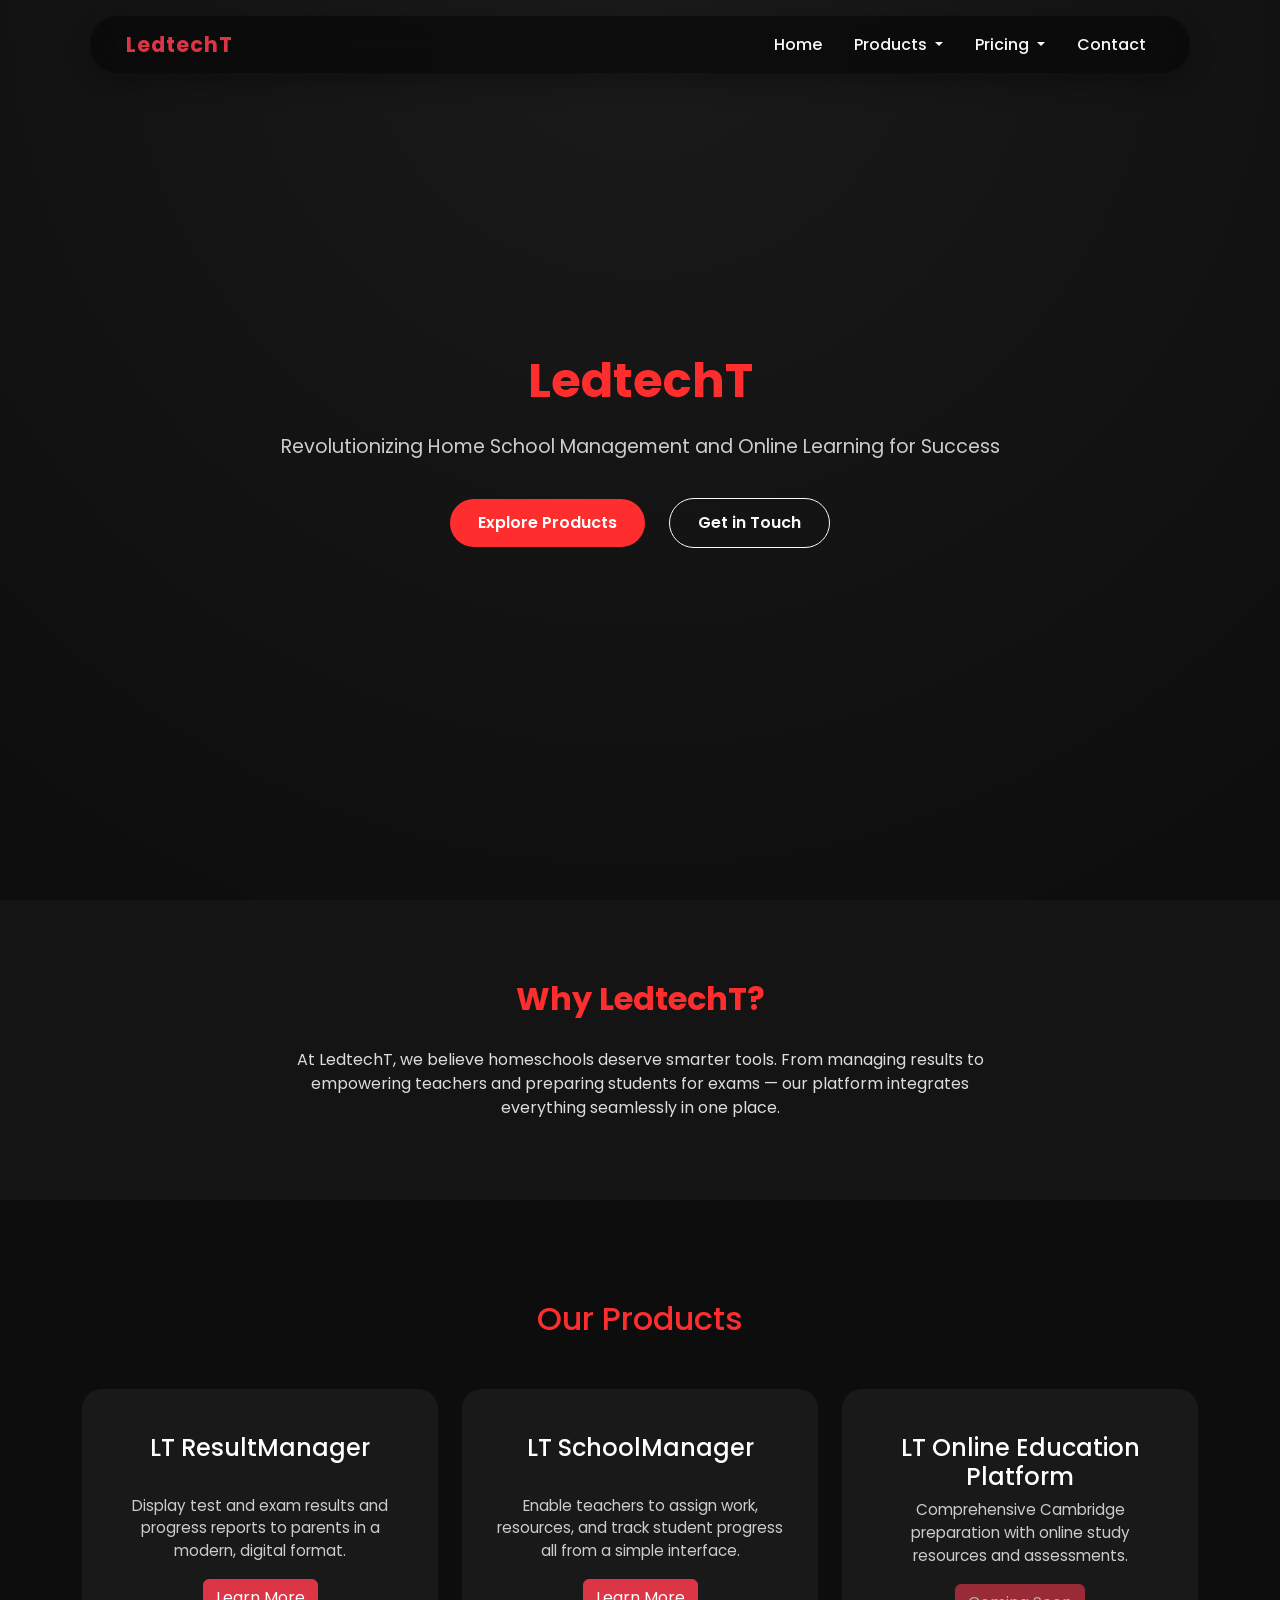
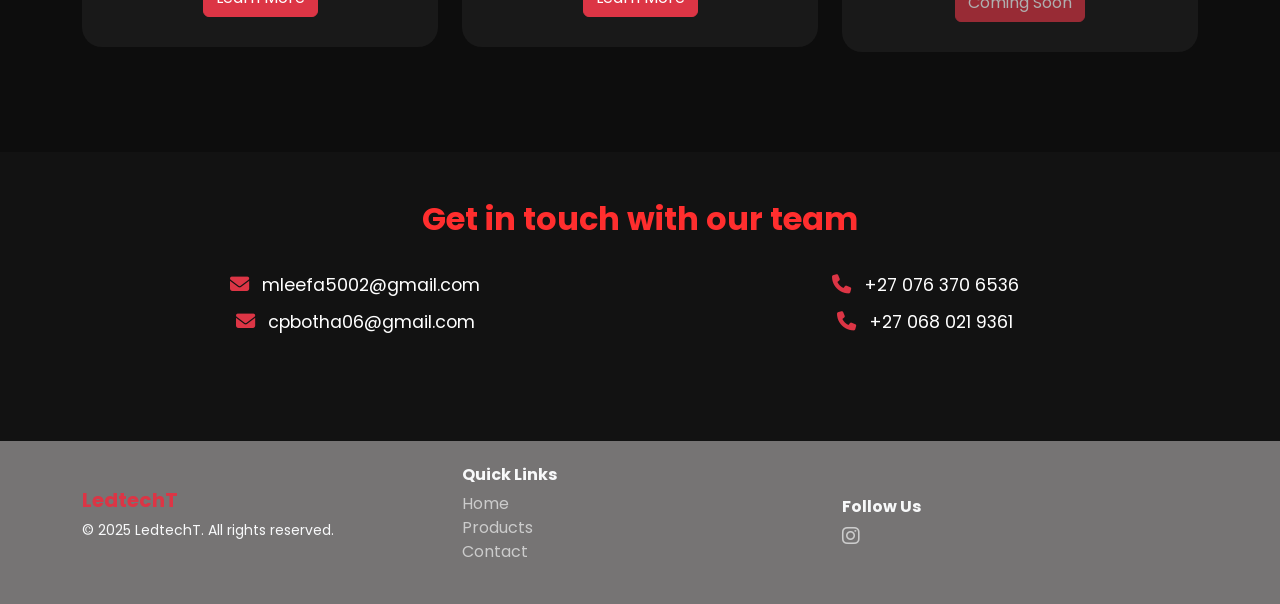
<file: index.html>
<!DOCTYPE html>
<html lang="en">

<head>
    <meta charset="UTF-8">
    <meta name="viewport" content="width=device-width, initial-scale=1.0">
    <title>LedtechT</title>
    <link href="https://cdn.jsdelivr.net/npm/bootstrap@5.3.2/dist/css/bootstrap.min.css" rel="stylesheet">
    <link href="https://fonts.googleapis.com/css2?family=Poppins:wght@400;600&display=swap" rel="stylesheet">
    <link rel="stylesheet" href="https://cdn.jsdelivr.net/npm/bootstrap-icons/font/bootstrap-icons.css">
    <link rel="stylesheet" href="styles.css">
    <script defer src="scripts.js"></script>

</head>

<body class="flex-fill">

    <!-- Navbar -->
    <div class="floating-nav-container">
        <nav class="navbar navbar-expand-lg glass-nav px-4 py-2">
            <div class="container-fluid">
                <a class="navbar-brand fw-bold text-danger" href="#">LedtechT</a>
                <button class="navbar-toggler" type="button" data-bs-toggle="collapse" data-bs-target="#navbarNav"
                    aria-controls="navbarNav" aria-expanded="false" aria-label="Toggle navigation">
                    <span class="navbar-toggler-icon"></span>
                </button>

                <div class="collapse navbar-collapse" id="navbarNav">
                    <ul class="navbar-nav ms-auto">
                        <!-- Home -->
                        <li class="nav-item">
                            <a class="nav-link active text-light" href="#home">Home</a>
                        </li>

                        <!-- Dropdown for Products -->
                        <li class="nav-item dropdown">
                            <a class="nav-link dropdown-toggle text-light" href="#products" id="productsDropdown"
                                role="button" data-bs-toggle="dropdown" aria-expanded="false">
                                Products
                            </a>
                            <ul class="dropdown-menu dropdown-menu-dark" aria-labelledby="productsDropdown">
                                <li><a class="dropdown-item" href="ltresultmanager.html">LT ResultManager</a></li>
                                <li><a class="dropdown-item" href="ltschoolmanager.html">LT SchoolManager</a></li>
                                <li><a class="dropdown-item" href="#ltonlineplatform">LT Online Education Platform</a>
                                </li>
                                <li>
                                    <hr class="dropdown-divider">
                                </li>
                                <li><a class="dropdown-item text-danger fw-semibold" href="#products">All Products</a>
                                </li>
                            </ul>
                        </li>
                        <li class="nav-item dropdown">
                            <a class="nav-link dropdown-toggle text-light" href="#pricing" id="pricingDropdown"
                                role="button" data-bs-toggle="dropdown" aria-expanded="false">
                                Pricing
                            </a>
                            <ul class="dropdown-menu dropdown-menu-dark" aria-labelledby="pricingDropdown">
                                <li><a class="dropdown-item" href="ltresultmanager.html#pricing">LT ResultManager </a>
                                </li>
                                <li><a class=" dropdown-item" href="#pricing-ltschoolmanager">LT SchoolManager
                                    </a></li>
                                <li><a class="dropdown-item" href="#pricing-ltonlineplatform">LT Online Education
                                        Platform
                                    </a></li>
                                <li>
                                    <hr class="dropdown-divider">
                                </li>
                                <li><a class="dropdown-item text-danger fw-semibold" href="#pricing">All Pricing</a>
                                </li>
                            </ul>
                        </li>

                        <!-- Contact -->
                        <li class="nav-item">
                            <a class="nav-link text-light" href="#contact">Contact</a>
                        </li>
                    </ul>
                </div>
            </div>
        </nav>
    </div>



    <!-- Bootstrap JS -->

    <section class="hero">
        <h1>LedtechT</h1>
        <p>Revolutionizing Home School Management and Online Learning for Success</p>
        <div>
            <a href="#products" class="btn btn-primary">Explore Products</a>
            <a href="#contact" class="btn btn-outline-light">Get in Touch</a>
        </div>
    </section>

    <!-- About Section -->
    <section class="about">
        <div class="container">
            <h2>Why LedtechT?</h2>
            <p>
                At LedtechT, we believe homeschools deserve smarter tools. From managing results to
                empowering teachers and preparing students for exams — our platform
                integrates everything seamlessly in one place.
            </p>
        </div>
    </section>

    <!-- Products Section -->
    <section class="products" id="products">
        <div class="container">
            <h2>Our Products</h2>
            <div class="row g-4">
                <div class="col-md-4">
                    <div class="product-card">
                        <h4>LT ResultManager</h4>
                        <br>
                        <p>Display test and exam results and progress reports to parents in a modern, digital format.
                        </p>
                        <div class="mt-3">
                            <!-- LT Result Manager - Active -->
                            <a href="ltresultmanager.html" class="btn btn-danger">Learn More</a>
                        </div>
                    </div>
                </div>
                <div class="col-md-4">
                    <div class="product-card">
                        <h4>LT SchoolManager</h4>
                        <br>

                        <p>Enable teachers to assign work, resources, and track student progress all from a simple
                            interface.</p>
                        <div class="mt-3">
                            <!-- LT School Manager - Disabled -->
                            <a href="ltschoolmanager.html" class="btn btn-danger ">Learn More
                            </a>
                        </div>
                    </div>
                </div>
                <div class="col-md-4">
                    <div class="product-card">
                        <h4>LT Online Education Platform</h4>
                        <p>Comprehensive Cambridge preparation with online study resources and assessments.</p>
                        <div class="mt-3">
                            <!-- LT School Manager - Disabled -->
                            <a href="#" class="btn btn-danger disabled" tabindex="-1" aria-disabled="true">Coming
                                Soon</a>
                        </div>
                    </div>
                </div>
            </div>
        </div>
    </section>

    <!-- Contact Section -->
    <section id="contact" class="contact-section py-5">
        <div class="container text-center">
            <h2 class="mb-4">Get in touch with our team</h2>
            <div class="row justify-content-center align-items-center contact-info">
                <!-- Emails -->
                <div class="col-md-6 mb-3 mb-md-0">
                    <p><i class="fas fa-envelope me-2 text-danger"></i> <a
                            href="mailto:mleefa5002@gmail.com">mleefa5002@gmail.com</a></p>
                    <p><i class="fas fa-envelope me-2 text-danger"></i> <a
                            href="mailto:cpbotha06@gmail.com">cpbotha06@gmail.com</a></p>
                </div>
                <!-- Phones -->
                <div class="col-md-6">
                    <p><i class="fas fa-phone me-2 text-danger"></i> <a href="tel:+27763706536">+27 076 370 6536</a></p>
                    <p><i class="fas fa-phone me-2 text-danger"></i> <a href="tel:+27680219361">+27 068 021 9361</a></p>
                </div>
            </div>
        </div>
    </section>

    <!-- Footer -->
    <footer class="footer py-4 mt-5">
        <div class="container text-center text-md-start">
            <div class="row align-items-center">
                <!-- Company Info -->
                <div class="col-md-4 mb-3 mb-md-0">
                    <h5 class="text-danger fw-bold">LedtechT</h5>
                    <p class="text-light small">© 2025 LedtechT. All rights reserved.</p>
                </div>

                <!-- Quick Links -->
                <div class="col-md-4 mb-3 mb-md-0">
                    <h6 class="text-light fw-bold mb-2">Quick Links</h6>
                    <ul class="list-unstyled">
                        <li><a href="#home" class="footer-link">Home</a></li>
                        <li><a href="#products" class="footer-link">Products</a></li>
                        <li><a href="#contact" class="footer-link">Contact</a></li>
                    </ul>
                </div>

                <!-- Social Icons -->
                <div class="col-md-4">
                    <h6 class="text-light fw-bold mb-2">Follow Us</h6>
                    <a href="#" class="social-link me-3"><i class="fab fa-instagram fa-lg"></i></a>

                </div>
            </div>
        </div>
    </footer>


    <link href="https://cdnjs.cloudflare.com/ajax/libs/font-awesome/6.4.0/css/all.min.css" rel="stylesheet">


    <script src="https://cdn.jsdelivr.net/npm/bootstrap@5.3.2/dist/js/bootstrap.bundle.min.js"></script>
</body>

</html>
</file>
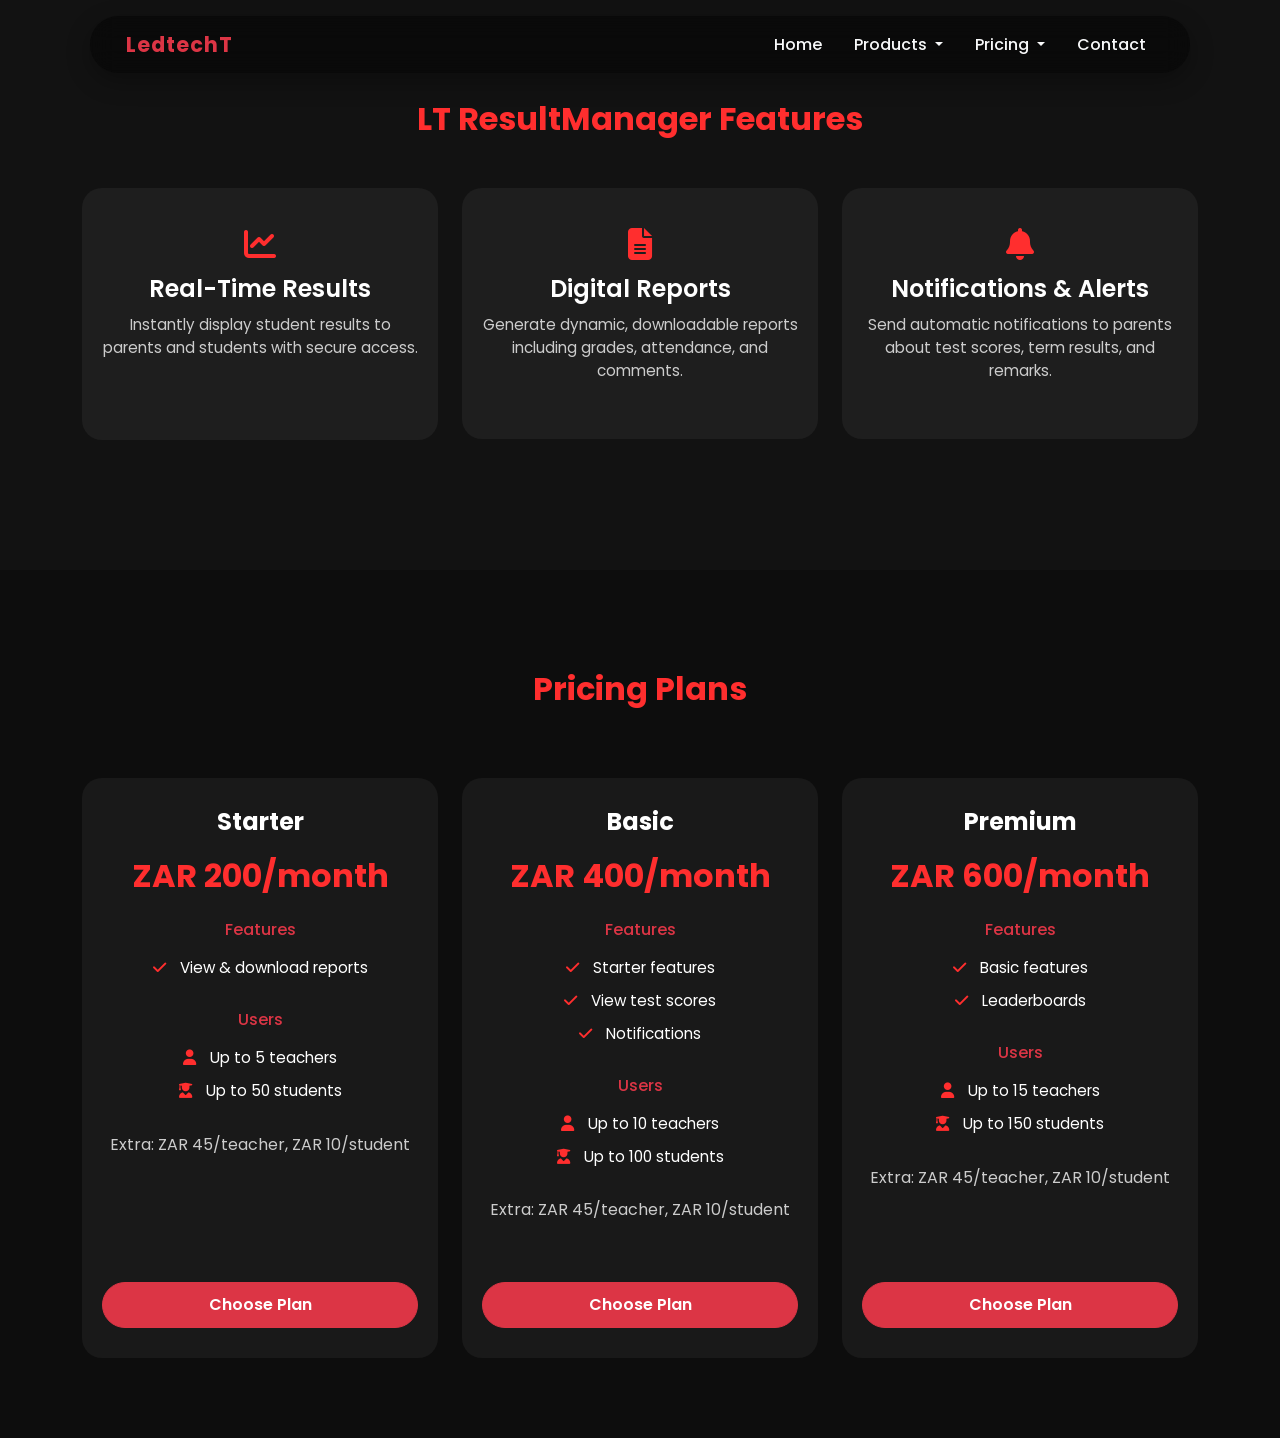
<file: ltresultmanager.html>
<!DOCTYPE html>
<html lang="en">

<head>
    <meta charset="UTF-8">
    <meta name="viewport" content="width=device-width, initial-scale=1.0">
    <title>LT ResultManager | LedtechT</title>
    <link href="https://cdn.jsdelivr.net/npm/bootstrap@5.3.3/dist/css/bootstrap.min.css" rel="stylesheet">
    <link href="https://cdnjs.cloudflare.com/ajax/libs/font-awesome/6.4.0/css/all.min.css" rel="stylesheet">
    <link href="https://fonts.googleapis.com/css2?family=Poppins:wght@400;600;700&display=swap" rel="stylesheet">
    <link rel="stylesheet" href="styles.css">
    <script defer src="scripts.js"></script>

</head>

<body>

    <!-- Navbar -->
    <div class="floating-nav-container">
        <nav class="navbar navbar-expand-lg glass-nav px-4 py-2">
            <div class="container-fluid">
                <a class="navbar-brand fw-bold text-danger" href="index.html">LedtechT</a>
                <button class="navbar-toggler" type="button" data-bs-toggle="collapse" data-bs-target="#navbarNav"
                    aria-controls="navbarNav" aria-expanded="false" aria-label="Toggle navigation">
                    <span class="navbar-toggler-icon"></span>
                </button>

                <div class="collapse navbar-collapse" id="navbarNav">
                    <ul class="navbar-nav ms-auto">
                        <!-- Home -->
                        <li class="nav-item">
                            <a class="nav-link active text-light" href="#home">Home</a>
                        </li>

                        <!-- Dropdown for Products -->
                        <li class="nav-item dropdown">
                            <a class="nav-link dropdown-toggle text-light" href="#products" id="productsDropdown"
                                role="button" data-bs-toggle="dropdown" aria-expanded="false">
                                Products
                            </a>
                            <ul class="dropdown-menu dropdown-menu-dark" aria-labelledby="productsDropdown">
                                <li><a class="dropdown-item" href="ltresultmanager.html">LT ResultManager</a></li>
                                <li><a class="dropdown-item" href="ltschoolmanager.html">LT SchoolManager</a></li>
                                <li><a class="dropdown-item" href="#ltonlineplatform">LT Online Education Platform</a>
                                </li>
                                <li>
                                    <hr class="dropdown-divider">
                                </li>
                                <li><a class="dropdown-item text-danger fw-semibold" href="index.html#products">All
                                        Products</a>
                                </li>
                            </ul>
                        </li>
                        <li class="nav-item dropdown">
                            <a class="nav-link dropdown-toggle text-light" href="#pricing" id="pricingDropdown"
                                role="button" data-bs-toggle="dropdown" aria-expanded="false">
                                Pricing
                            </a>
                            <ul class="dropdown-menu dropdown-menu-dark" aria-labelledby="pricingDropdown">
                                <li><a class="dropdown-item" href="ltresultmanager.html#pricing">LT ResultManager </a>
                                </li>
                                <li><a class=" dropdown-item" href="ltschoolmanager.html#pricing">LT SchoolManager
                                    </a></li>
                                <li><a class="dropdown-item" href="#pricing-ltonlineplatform">LT Online Education
                                        Platform
                                    </a></li>
                                <li>
                                    <hr class="dropdown-divider">
                                </li>
                                <li><a class="dropdown-item text-danger fw-semibold" href="#pricing">All Pricing</a>
                                </li>
                            </ul>
                        </li>

                        <!-- Contact -->
                        <li class="nav-item">
                            <a class="nav-link text-light" href="index.html#contact">Contact</a>
                        </li>
                    </ul>
                </div>
            </div>
        </nav>
    </div>

    <!-- Features Section -->
    <section class="features" id="features">
        <div class="container">
            <h2>LT ResultManager Features</h2>
            <div class="row g-4">
                <div class="col-md-4">
                    <div class="feature-card">
                        <i class="fas fa-chart-line"></i>
                        <h4>Real-Time Results</h4>
                        <p>Instantly display student results to parents and students with secure access.</p>
                        <br>
                    </div>
                </div>
                <div class="col-md-4">
                    <div class="feature-card">
                        <i class="fas fa-file-alt"></i>
                        <h4>Digital Reports</h4>
                        <p>Generate dynamic, downloadable reports including grades, attendance, and comments.</p>
                    </div>
                </div>
                <div class="col-md-4">
                    <div class="feature-card">
                        <i class="fas fa-bell"></i>
                        <h4>Notifications & Alerts</h4>
                        <p>Send automatic notifications to parents about test scores, term results, and remarks.</p>
                    </div>
                </div>
            </div>
        </div>
    </section>

    <!-- Pricing Section -->
    <section class="pricing" id="pricing">
        <div class="container">
            <h2>Pricing Plans</h2>
            <div class="row g-4 justify-content-center">

                <!-- Starter Plan -->
                <div class="col-md-4">
                    <div class="pricing-card">
                        <h4>Starter</h4>
                        <div class="price">ZAR 200/month</div>

                        <h6 class="text-danger">Features</h6>
                        <ul>
                            <li><i class="fas fa-check"></i> View & download reports</li>
                        </ul>

                        <h6 class="text-danger">Users</h6>
                        <ul>
                            <li><i class="fas fa-user"></i> Up to 5 teachers</li>
                            <li><i class="fas fa-user-graduate"></i> Up to 50 students</li>
                        </ul>

                        <p>Extra: ZAR 45/teacher, ZAR 10/student</p>
                        <!--<a href="#" class="btn btn-danger w-100">Choose Plan</a>-->
                        <button class="btn btn-danger w-100 mt-auto" data-bs-toggle="modal" data-bs-target="#planModal"
                            data-plan="Starter">
                            Choose Plan
                        </button>
                    </div>
                </div>

                <!-- Basic Plan -->
                <div class="col-md-4">
                    <div class="pricing-card">
                        <h4>Basic</h4>
                        <div class="price">ZAR 400/month</div>

                        <h6 class="text-danger">Features</h6>
                        <ul>
                            <li><i class="fas fa-check"></i> Starter features</li>
                            <li><i class="fas fa-check"></i> View test scores</li>
                            <li><i class="fas fa-check"></i> Notifications</li>
                        </ul>

                        <h6 class="text-danger">Users</h6>
                        <ul>
                            <li><i class="fas fa-user"></i> Up to 10 teachers</li>
                            <li><i class="fas fa-user-graduate"></i> Up to 100 students</li>
                        </ul>

                        <p>Extra: ZAR 45/teacher, ZAR 10/student</p>
                        <button class="btn btn-danger w-100 mt-auto" data-bs-toggle="modal" data-bs-target="#planModal"
                            data-plan="Basic">
                            Choose Plan
                        </button>
                    </div>
                </div>

                <!-- Premium Plan -->
                <div class="col-md-4">
                    <div class="pricing-card">
                        <h4>Premium</h4>
                        <div class="price">ZAR 600/month</div>

                        <h6 class="text-danger">Features</h6>
                        <ul>
                            <li><i class="fas fa-check"></i> Basic features</li>
                            <li><i class="fas fa-check"></i> Leaderboards</li>
                        </ul>

                        <h6 class="text-danger">Users</h6>
                        <ul>
                            <li><i class="fas fa-user"></i> Up to 15 teachers</li>
                            <li><i class="fas fa-user-graduate"></i> Up to 150 students</li>
                        </ul>

                        <p>Extra: ZAR 45/teacher, ZAR 10/student</p>
                        <button class="btn btn-danger w-100 mt-auto" data-bs-toggle="modal" data-bs-target="#planModal"
                            data-plan="Premium">
                            Choose Plan
                        </button>
                    </div>
                </div>

            </div>
        </div>
    </section>

    <!-- Plan Modal -->
    <div class="modal fade" id="planModal" tabindex="-1" aria-labelledby="planModalLabel" aria-hidden="true">
        <div class="modal-dialog">
            <div class="modal-content">
                <div class="modal-header">
                    <h5 class="modal-title" id="planModalLabel">Sign up for <span id="selectedPlanName">a plan</span>
                    </h5>
                    <button type="button" class="btn-close" data-bs-dismiss="modal" aria-label="Close"></button>
                </div>
                <div class="modal-body">
                    <form id="planForm">
                        <!-- Hidden field to send plan name -->
                        <input type="hidden" name="plan" id="selectedPlanInput">

                        <div class="mb-3">
                            <label class="form-label">Name and Surname</label>
                            <input type="text" class="form-control" name="name" required>
                        </div>

                        <div class="mb-3">
                            <label class="form-label">Contact Email</label>
                            <input type="email" class="form-control" name="email" required>
                        </div>

                        <div class="mb-3">
                            <label class="form-label">Additional Notes(Please confirm your plan)</label>
                            <textarea class="form-control" name="notes" rows="3"></textarea>
                        </div>
                        <p>You may get a demo before buying a plan. We will get back to you within 24 hours.</p>

                        <button type="submit" class="btn btn-success w-100">Submit</button>
                    </form>
                </div>
            </div>
        </div>
    </div>



    <script src="https://cdn.jsdelivr.net/npm/bootstrap@5.3.3/dist/js/bootstrap.bundle.min.js"></script>
</body>

</html>
</file>
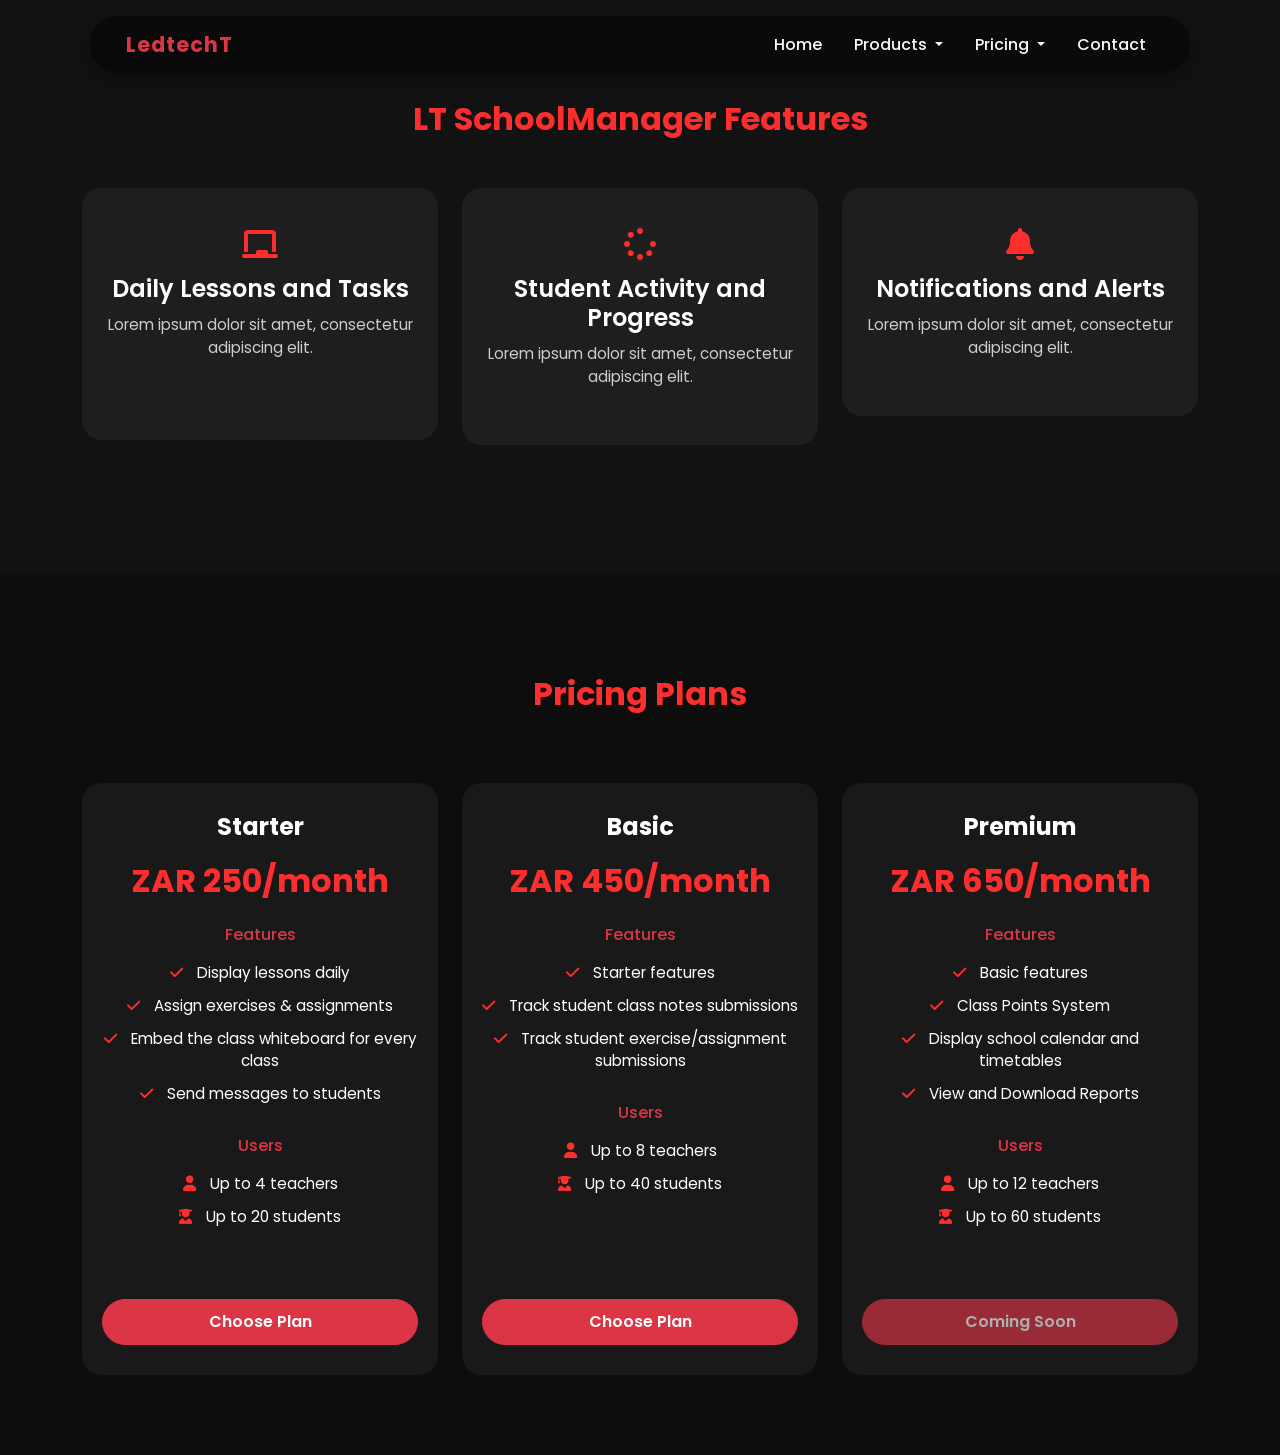
<file: ltschoolmanager.html>
<!DOCTYPE html>
<html lang="en">

<head>
    <meta charset="UTF-8">
    <meta name="viewport" content="width=device-width, initial-scale=1.0">
    <title>LT SchoolManager | LedtechT</title>
    <link href="https://cdn.jsdelivr.net/npm/bootstrap@5.3.3/dist/css/bootstrap.min.css" rel="stylesheet">
    <link href="https://cdnjs.cloudflare.com/ajax/libs/font-awesome/6.4.0/css/all.min.css" rel="stylesheet">
    <link href="https://fonts.googleapis.com/css2?family=Poppins:wght@400;600;700&display=swap" rel="stylesheet">
    <link rel="stylesheet" href="styles.css">
    <script defer src="scripts.js"></script>

</head>

<body>

    <!-- Navbar -->
    <div class="floating-nav-container">
        <nav class="navbar navbar-expand-lg glass-nav px-4 py-2">
            <div class="container-fluid">
                <a class="navbar-brand fw-bold text-danger" href="index.html">LedtechT</a>
                <button class="navbar-toggler" type="button" data-bs-toggle="collapse" data-bs-target="#navbarNav"
                    aria-controls="navbarNav" aria-expanded="false" aria-label="Toggle navigation">
                    <span class="navbar-toggler-icon"></span>
                </button>

                <div class="collapse navbar-collapse" id="navbarNav">
                    <ul class="navbar-nav ms-auto">
                        <!-- Home -->
                        <li class="nav-item">
                            <a class="nav-link active text-light" href="#home">Home</a>
                        </li>

                        <!-- Dropdown for Products -->
                        <li class="nav-item dropdown">
                            <a class="nav-link dropdown-toggle text-light" href="#products" id="productsDropdown"
                                role="button" data-bs-toggle="dropdown" aria-expanded="false">
                                Products
                            </a>
                            <ul class="dropdown-menu dropdown-menu-dark" aria-labelledby="productsDropdown">
                                <li><a class="dropdown-item" href="ltresultmanager.html">LT ResultManager</a></li>
                                <li><a class="dropdown-item" href="ltschoolmanager.html">LT SchoolManager</a></li>
                                <li><a class="dropdown-item" href="#ltonlineplatform">LT Online Education Platform</a>
                                </li>
                                <li>
                                    <hr class="dropdown-divider">
                                </li>
                                <li><a class="dropdown-item text-danger fw-semibold" href="index.html#products">All
                                        Products</a>
                                </li>
                            </ul>
                        </li>
                        <li class="nav-item dropdown">
                            <a class="nav-link dropdown-toggle text-light" href="#pricing" id="pricingDropdown"
                                role="button" data-bs-toggle="dropdown" aria-expanded="false">
                                Pricing
                            </a>
                            <ul class="dropdown-menu dropdown-menu-dark" aria-labelledby="pricingDropdown">
                                <li><a class="dropdown-item" href="ltresultmanager.html#pricing">LT ResultManager </a>
                                </li>
                                <li><a class=" dropdown-item" href="ltschoolmanager.html#pricing">LT SchoolManager
                                    </a></li>
                                <li><a class="dropdown-item" href="#pricing-ltonlineplatform">LT Online Education
                                        Platform
                                    </a></li>
                                <li>
                                    <hr class="dropdown-divider">
                                </li>
                                <li><a class="dropdown-item text-danger fw-semibold" href="#pricing">All Pricing</a>
                                </li>
                            </ul>
                        </li>

                        <!-- Contact -->
                        <li class="nav-item">
                            <a class="nav-link text-light" href="index.html#contact">Contact</a>
                        </li>
                    </ul>
                </div>
            </div>
        </nav>
    </div>

    <!-- Features Section -->
    <section class="features" id="features">
        <div class="container">
            <h2>LT SchoolManager Features</h2>
            <div class="row g-4">
                <div class="col-md-4">
                    <div class="feature-card">
                        <i class="fas fa-chalkboard"></i>
                        <h4>Daily Lessons and Tasks</h4>
                        <p>Lorem ipsum dolor sit amet, consectetur adipiscing elit.</p>
                        <br>
                    </div>
                </div>
                <div class="col-md-4">
                    <div class="feature-card">
                        <i class="fas fa-spinner"></i>
                        <h4>Student Activity and Progress</h4>
                        <p>Lorem ipsum dolor sit amet, consectetur adipiscing elit.</p>
                    </div>
                </div>
                <div class="col-md-4">
                    <div class="feature-card">
                        <i class="fas fa-bell"></i>
                        <h4>Notifications and Alerts</h4>
                        <p>Lorem ipsum dolor sit amet, consectetur adipiscing elit.</p>
                    </div>
                </div>
            </div>
        </div>
    </section>

    <!-- Pricing Section -->
    <section class="pricing" id="pricing">
        <div class="container">
            <h2>Pricing Plans</h2>
            <div class="row g-4 justify-content-center">

                <!-- Starter Plan -->
                <div class="col-md-4">
                    <div class="pricing-card">
                        <h4>Starter</h4>
                        <div class="price">ZAR 250/month</div>

                        <h6 class="text-danger">Features</h6>
                        <ul>
                            <li><i class="fas fa-check"></i> Display lessons daily</li>
                            <li><i class="fas fa-check"></i> Assign exercises & assignments</li>
                            <li><i class="fas fa-check"></i> Embed the class whiteboard for every class</li>
                            <li><i class="fas fa-check"></i> Send messages to students</li>

                        </ul>

                        <h6 class="text-danger">Users</h6>
                        <ul>
                            <li><i class="fas fa-user"></i> Up to 4 teachers</li>
                            <li><i class="fas fa-user-graduate"></i> Up to 20 students</li>
                        </ul>


                        <button class="btn btn-danger w-100 mt-auto" data-bs-toggle="modal" data-bs-target="#planModal"
                            data-plan="Starter">
                            Choose Plan
                        </button>
                    </div>
                </div>

                <!-- Basic Plan -->
                <div class="col-md-4">
                    <div class="pricing-card">
                        <h4>Basic</h4>
                        <div class="price">ZAR 450/month</div>

                        <h6 class="text-danger">Features</h6>
                        <ul>
                            <li><i class="fas fa-check"></i> Starter features</li>
                            <li><i class="fas fa-check"></i> Track student class notes submissions</li>
                            <li><i class="fas fa-check"></i> Track student exercise/assignment submissions</li>
                        </ul>

                        <h6 class="text-danger">Users</h6>
                        <ul>
                            <li><i class="fas fa-user"></i> Up to 8 teachers</li>
                            <li><i class="fas fa-user-graduate"></i> Up to 40 students</li>
                        </ul>

                        <button class="btn btn-danger w-100 mt-auto" data-bs-toggle="modal" data-bs-target="#planModal"
                            data-plan="Basic">
                            Choose Plan
                        </button>
                    </div>
                </div>

                <!-- Premium Plan -->
                <div class="col-md-4">
                    <div class="pricing-card">
                        <h4>Premium</h4>
                        <div class="price">ZAR 650/month</div>

                        <h6 class="text-danger">Features</h6>
                        <ul>
                            <li><i class="fas fa-check"></i> Basic features</li>
                            <li><i class="fas fa-check"></i> Class Points System</li>
                            <li><i class="fas fa-check"></i> Display school calendar and timetables</li>
                            <li><i class="fas fa-check"></i> View and Download Reports</li>

                        </ul>

                        <h6 class="text-danger">Users</h6>
                        <ul>
                            <li><i class="fas fa-user"></i> Up to 12 teachers</li>
                            <li><i class="fas fa-user-graduate"></i> Up to 60 students</li>
                        </ul>

                        <button class="btn btn-danger w-100 mt-auto disabled" aria-disabled="true"
                            data-bs-toggle="modal" data-bs-target="#planModal" data-plan="Premium">
                            Coming Soon
                        </button>
                    </div>
                </div>

            </div>
        </div>
    </section>

    <!-- Plan Modal -->
    <div class="modal fade" id="planModal" tabindex="-1" aria-labelledby="planModalLabel" aria-hidden="true">
        <div class="modal-dialog">
            <div class="modal-content">
                <div class="modal-header">
                    <h5 class="modal-title" id="planModalLabel">Sign up for <span id="selectedPlanName">a plan</span>
                    </h5>
                    <button type="button" class="btn-close" data-bs-dismiss="modal" aria-label="Close"></button>
                </div>
                <div class="modal-body">
                    <form id="planForm">
                        <!-- Hidden field to send plan name -->
                        <input type="hidden" name="plan" id="selectedPlanInput">

                        <div class="mb-3">
                            <label class="form-label">Name and Surname</label>
                            <input type="text" class="form-control" name="name" required>
                        </div>

                        <div class="mb-3">
                            <label class="form-label">Contact Email</label>
                            <input type="email" class="form-control" name="email" required>
                        </div>

                        <div class="mb-3">
                            <label class="form-label">Additional Notes(Please confirm your plan)</label>
                            <textarea class="form-control" name="notes" rows="3"></textarea>
                        </div>
                        <p>We will get back to you with more details in 24 hours.</p>

                        <button type="submit" class="btn btn-success w-100">Submit</button>
                    </form>
                </div>
            </div>
        </div>
    </div>



    <script src="https://cdn.jsdelivr.net/npm/bootstrap@5.3.3/dist/js/bootstrap.bundle.min.js"></script>
</body>

</html>
</file>
<file: styles.css>
body {
    overflow-x: hidden;
    font-family: 'Poppins', sans-serif;
    background-color: #121212;
    color: #fff;
}


/* Floating container (always present, but style differs by screen size) */
.floating-nav-container {
    position: fixed;
    top: 0;
    left: 0;
    right: 0;
    z-index: 1030;
}

/* Glass floating style for desktop */
.glass-nav {
    background: rgba(5, 5, 5, 0.6);
    /* semi-transparent */
    backdrop-filter: blur(12px);
    -webkit-backdrop-filter: blur(12px);
    border-radius: 50px;
    box-shadow: 0 8px 24px rgba(0, 0, 0, 0.3);
    max-width: 1100px;
    margin: 1rem auto;
}

/* Brand */
.navbar-brand {
    font-size: 1.3rem;
    letter-spacing: 1px;
}

/* Links */
.nav-link {
    font-weight: 500;
    margin-left: 1rem;
    transition: color 0.3s ease;
}

.nav-link:hover,
.dropdown-item:hover {
    color: #c62828 !important;
}

/* Dropdown */
.dropdown-menu {
    background-color: rgba(18, 18, 18, 0.9);
    border: none;
    border-radius: 12px;
    backdrop-filter: blur(8px);
}

.dropdown-item {
    color: #f5f5f5;
}

.dropdown-item.text-danger {
    color: #ff4444 !important;
}

/* Hero Section */
.hero {
    height: 100vh;
    background: radial-gradient(circle at top, #1a1a1a, #0d0d0d);
    display: flex;
    flex-direction: column;
    align-items: center;
    justify-content: center;
    text-align: center;
    padding: 0 15px;
}

.hero h1 {
    font-size: 3rem;
    font-weight: 700;
    color: #ff2e2e;
}

.hero p {
    font-size: 1.2rem;
    margin-top: 15px;
    color: #ccc;
}

.hero .btn {
    margin: 20px 10px 0 10px;
    padding: 12px 28px;
    border-radius: 30px;
    font-weight: 600;
    transition: 0.3s ease;
}

.btn-primary {
    background: #ff2e2e;
    border: none;
}

.btn-primary:hover {
    background: #e60000;
}

.btn-outline-light:hover {
    background: rgba(255, 255, 255, 0.1);
}

/* About Section */
.about {
    padding: 80px 20px;
    text-align: center;
    background: #141414;
}

.about h2 {
    color: #ff2e2e;
    margin-bottom: 30px;
    font-weight: 700;
}

.about p {
    max-width: 700px;
    margin: auto;
    color: #ddd;
}

/* Products Section */
.products {
    padding: 100px 20px;
    background: #0d0d0d;
    text-align: center;
}

.products h2 {
    color: #ff2e2e;
    margin-bottom: 50px;
}

.product-card {
    background: rgba(255, 255, 255, 0.05);
    border-radius: 20px;
    padding: 30px;
    transition: transform 0.3s ease;
}

.product-card:hover {
    transform: translateY(-10px);
    background: rgba(255, 46, 46, 0.15);
}

.product-card h4 {
    margin-top: 15px;
    color: #fff;
}

.product-card p {
    color: #ccc;
    font-size: 0.95rem;
}

/* CTA Section */
.contact-section {
    background-color: #121212;
    color: #fff;
    margin: 0;
}

.contact-section h2 {
    font-weight: 700;
    color: #ff2e2e;
    margin-bottom: 0;

}

.contact-info p {
    font-size: 1.1rem;
    margin: 10px 0;
}

.contact-info a {
    color: #fff;
    text-decoration: none;
    transition: color 0.3s ease;
}

.contact-info a:hover {
    color: #ff2e2e;
}

.contact-info i {
    font-size: 1.2rem;
}

.footer {
    background: rgba(161, 159, 159, 0.7);
    backdrop-filter: blur(10px);
    border-top: none;
    padding: 30px 0;
    margin: 0;
}

.footer h5,
.footer h6 {
    color: #ff2e2e;
}

.footer p,
.footer a {
    color: #ccc;
    text-decoration: none;
    transition: color 0.3s ease;
}

.footer a:hover {
    color: #ff2e2e;
}

.social-link i {
    color: #ccc;
    transition: color 0.3s ease, transform 0.3s ease;
    text-align: center;
}

.social-link i:hover {
    color: #ff2e2e;
    transform: scale(1.2);
}

a {
    text-decoration: none;
}

/* Navbar (reuse from main landing page) */


/* Features Section */
.features {
    padding: 100px 20px;
    background: #121212;
    text-align: center;
}

.features h2 {
    color: #ff2e2e;
    margin-bottom: 50px;
    font-weight: 700;
}

.feature-card {
    background: rgba(255, 255, 255, 0.05);
    border-radius: 20px;
    padding: 40px 20px;
    margin-bottom: 30px;
    transition: transform 0.3s ease, background 0.3s ease;
}

.feature-card:hover {
    transform: translateY(-10px);
    background: rgba(255, 46, 46, 0.15);
}

.feature-card i {
    font-size: 2rem;
    color: #ff2e2e;
    margin-bottom: 15px;
    transition: transform 0.3s ease;
}

.feature-card:hover i {
    transform: scale(1.2);
}

.feature-card h4 {
    margin-bottom: 10px;
    font-weight: 600;
}

.feature-card p {
    color: #ccc;
    font-size: 0.95rem;
}

/* Pricing Section */
.pricing {
    padding: 100px 20px;
    background: #0d0d0d;
    text-align: center;
}

.pricing .row {
    display: flex;
    flex-wrap: wrap;
}

.pricing h2 {
    color: #ff2e2e;
    margin-bottom: 50px;
    font-weight: 700;
}

.pricing-card {
    background: rgba(255, 255, 255, 0.05);
    border-radius: 20px;
    padding: 30px 20px;
    margin: 20px 0;
    transition: transform 0.3s ease, background 0.3s ease;
    display: flex;
    flex-direction: column;
    justify-content: space-between;
    /* keeps button at bottom */
    height: 100%;
}

.pricing-card:hover {
    transform: translateY(-10px);
    background: rgba(255, 46, 46, 0.15);
}

.pricing-card h4 {
    margin-bottom: 15px;
    font-weight: 700;
}

.pricing-card p {
    color: #ccc;
    margin-bottom: 20px;
}

.pricing-card .price {
    font-size: 2rem;
    font-weight: 700;
    color: #ff2e2e;
    margin-bottom: 20px;
}

.pricing-card ul {
    list-style: none;
    padding: 0;
    margin-bottom: 20px;
}

.pricing-card ul li {
    margin: 10px 0;
    font-size: 0.95rem;
}

.pricing-card ul li i {
    color: #ff2e2e;
    margin-right: 10px;
}

.pricing-card .btn {
    border-radius: 30px;
    padding: 10px 25px;
    font-weight: 600;
}

.modal-content {
    color: black;
}





/* Mobile view = normal full-width navbar */
@media (max-width: 991px) {
    .glass-nav {
        border-radius: 0;
        max-width: 100%;
        margin: 0;
        box-shadow: none;
        background: #121212 !important;
        /* fallback solid black */
        backdrop-filter: none;
    }

    .contact-info {
        text-align: center;
    }

    .contact-info .col-md-6 {
        margin-bottom: 20px;
    }

    .footer .row {
        text-align: center;
    }

    .footer .col-md-4 {
        margin-bottom: 20px;
    }

    .features .col-md-4,
    .pricing .col-md-4 {
        margin-bottom: 30px;
    }

    .modal-dialog {
        margin: 1rem;
    }
}
</file>
